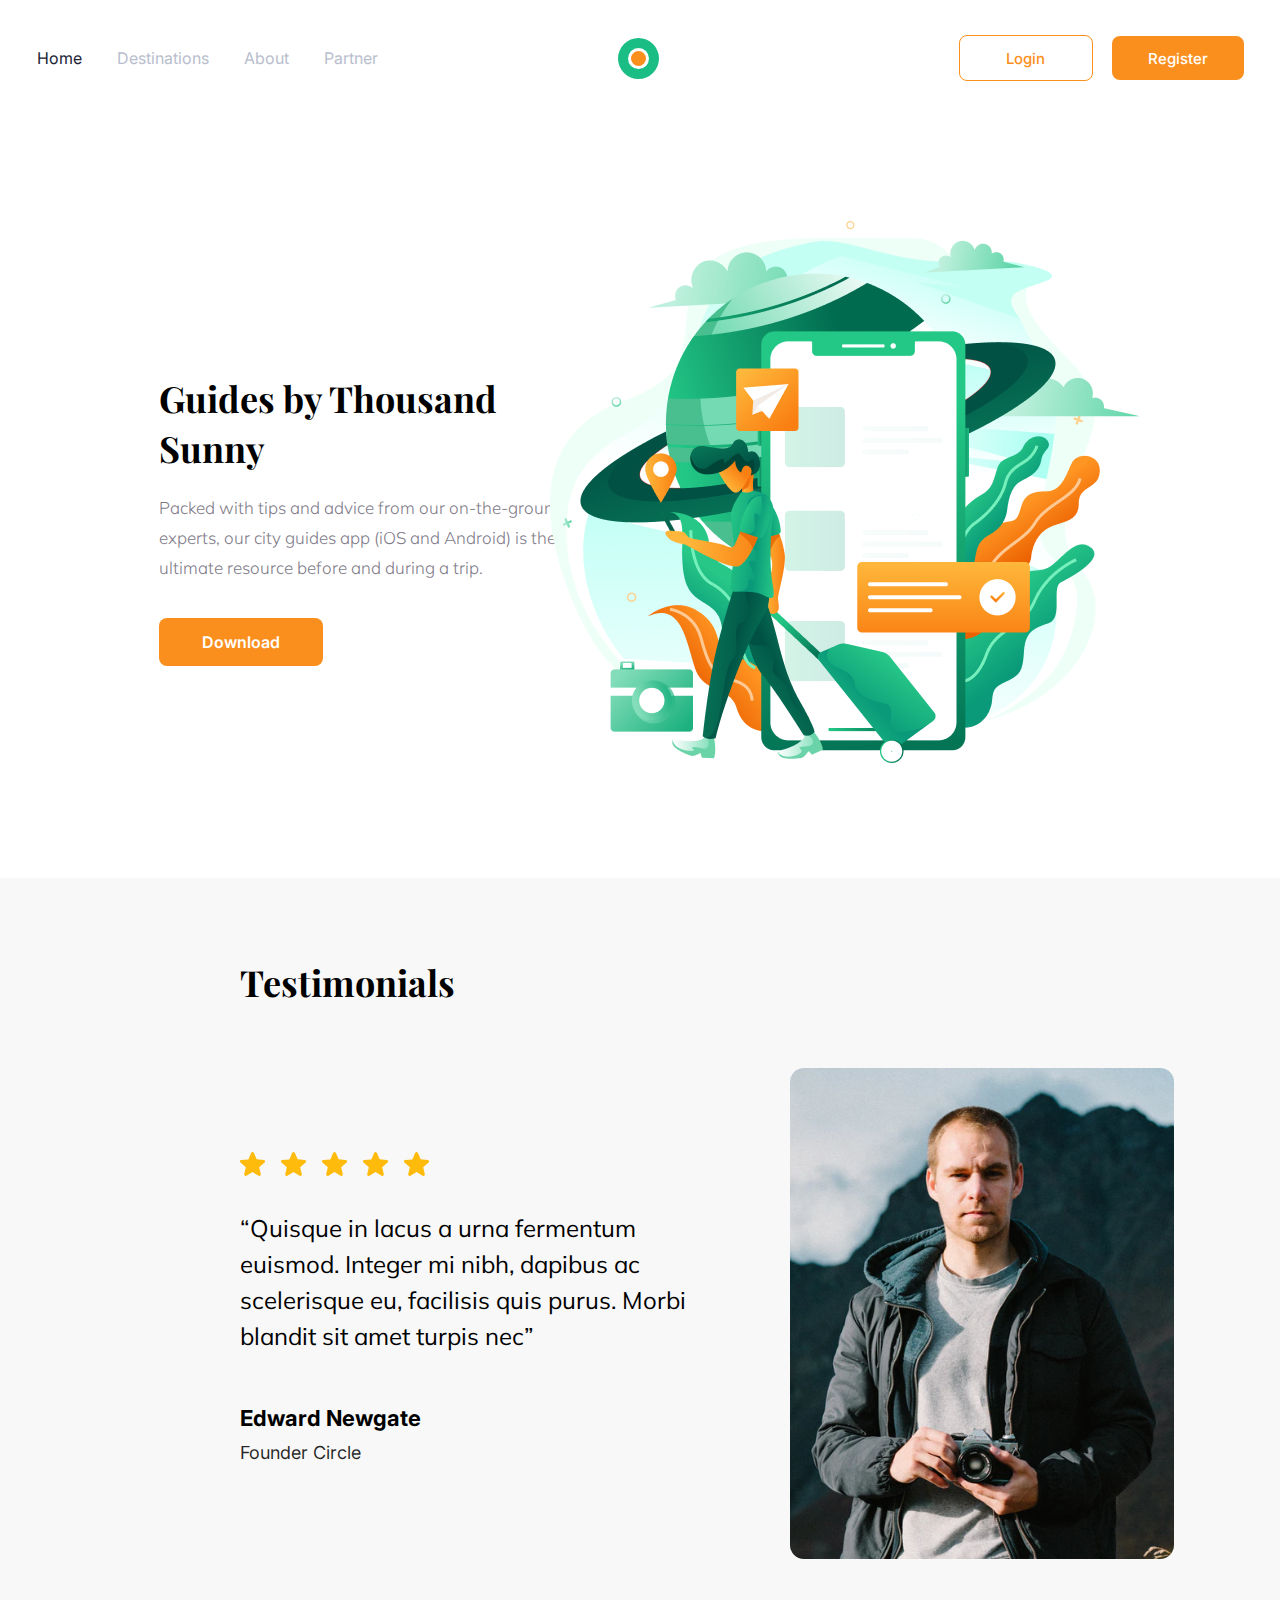
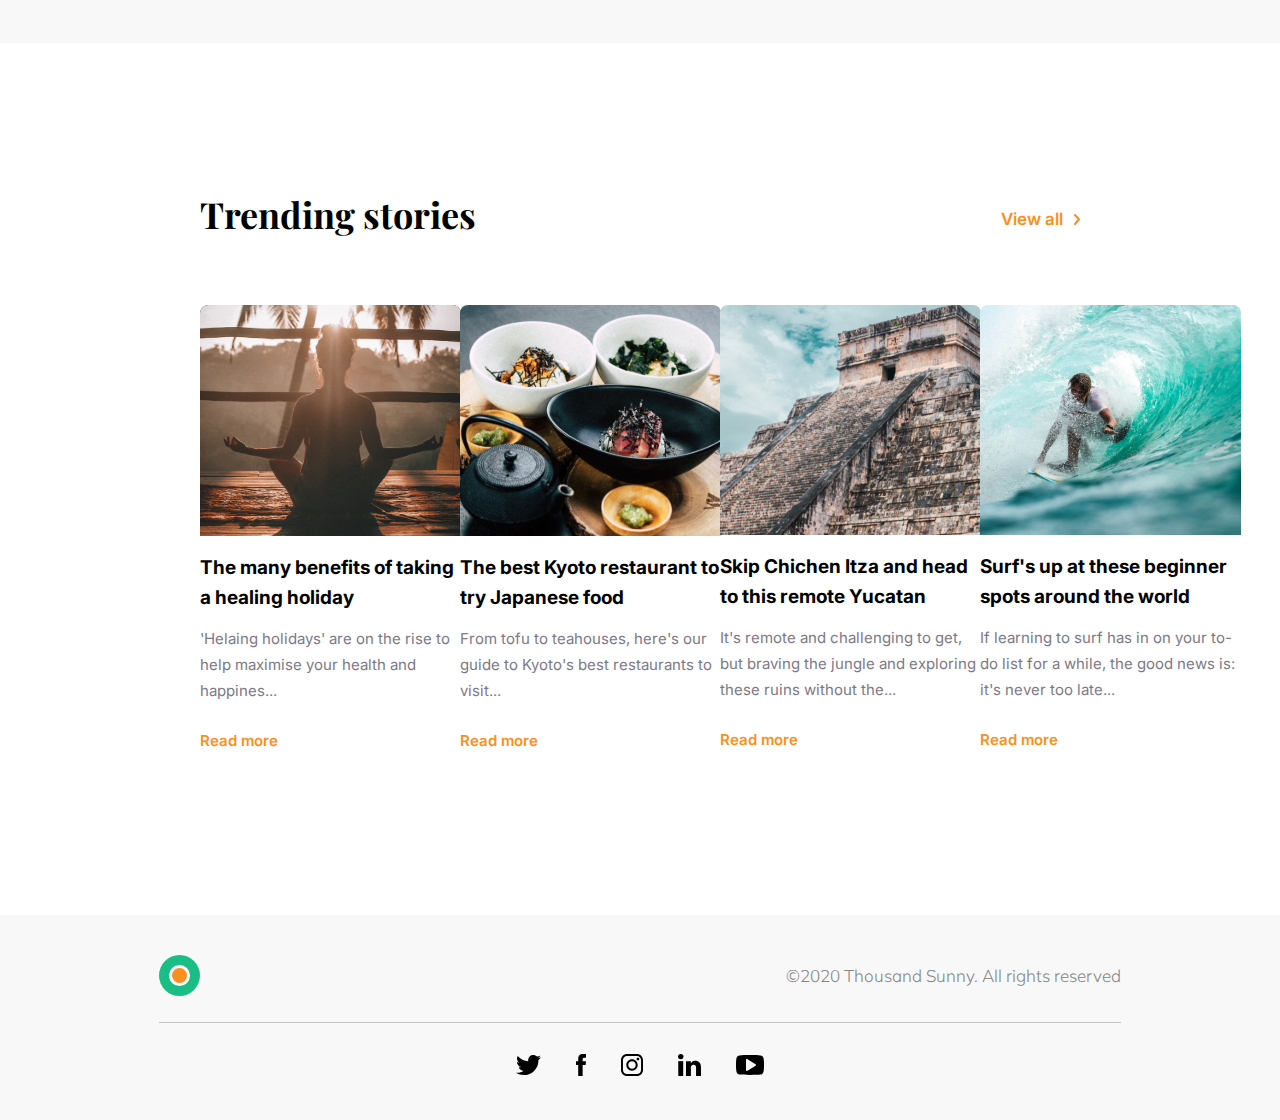
<file: lab1/index.html>
<!DOCTYPE html>
<html lang="en">
  <head>
    <meta charset="utf-8" />
    <title>LabWorkV3</title>
    <link rel="stylesheet" href="CSS/main.css">
  </head>
  <body>

    <header>
        <nav>
            <ul>
                <li><a href="#"><span>Home</span></a></li>
                <li><a href="#">Destinations</a></li>
                <li><a href="#">About</a></li>
                <li><a href="#">Partner</a></li>
            </ul>
        </nav>
        <img src="images/logo.svg" alt="logo">
        <a href="#" class="login">Login</a>
        <a href="#" class="register">Register</a>
    </header>

    <main>

      <section class="herosection">
        <div>
          <h1>Guides by Thousand Sunny</h1>
          <p>
            Packed with tips and advice from our on-the-ground experts, our city guides app (iOS and Android) is the ultimate resource before and during a trip.
          </p>
          <a href="#">Download</a>
        </div>
        <img src="images/Thousand03.svg" alt="Thousand03">
      </section>
  
      <section class="testimonials">
        <div>
          <h1>Testimonials</h1>
          <img src="images/stars.svg">
          <p>
            “Quisque in lacus a urna fermentum euismod. Integer mi nibh, dapibus ac scelerisque eu, facilisis quis purus. Morbi blandit sit amet turpis nec”
          </p>
          <h5>Edward Newgate</h5>
          <h6>Founder Circle</h6>
        </div>
        <img src="images/ManWithCamera.svg" alt="ManWithCamera" class="ManWithCamera">
      </section>
  
      <section class="trendingStories">
        <div class="viewAll">
          <h1>Trending stories</h1>
          <a href="#">View all<img src="images/viewAllIcon.svg" alt="viewAllIcon"></a>
        </div>
        <div class="stories">
          <div>
            <img src="images/relaxedWoman.svg" alt="relaxedWoman">
            <h2>The many benefits of taking a healing holiday</h2>
            <p>'Helaing holidays' are on the rise to help maximise your health and happines...</p>
            <a href="#">Read more</a>
          </div>
          <div>
            <img src="images/food.svg" alt="food">
            <h2>The best Kyoto restaurant to try Japanese food</h2>
            <p>From tofu to teahouses, here's our guide to Kyoto's best restaurants to visit...</p>
            <a href="#">Read more</a>
          </div>
          <div>
            <img src="images/buildings.svg" alt="buildings">
            <h2>Skip Chichen Itza and head to this remote Yucatan</h2>
            <p>It's remote and challenging to get, but braving the jungle and exploring these ruins without the...</p>
            <a href="#">Read more</a>
          </div>
          <div>
            <img src="images/surf.svg" alt="surf">
            <h2>Surf's up at these beginner spots around the world</h2>
            <p>If learning to surf has in on your to- do list for a while, the good news is: it's never too late...</p>
            <a href="#">Read more</a>
          </div>
        </div>
      </section>
      
      <footer>
        <div>
          <img src="images/logo.svg" alt="logo">
          <p>©2020 Thousand Sunny. All rights reserved</p>
        </div>
        <hr class="stroke">
        <div class="socialMedia">
          <a href="https://x.com/"><img src="images/twitter.svg"></a>
          <a href="https://www.facebook.com/"><img src="images/facebook.svg"></a>
          <a href="https://www.instagram.com/"><img src="images/instagram.svg"></a>
          <a href="https://ua.linkedin.com/"><img src="images/Frame.svg"></a>
          <a href="https://www.youtube.com/"><img src="images/youtube.svg"></a>
        </div>
      </footer>
      
    </main> 
  </body>
</html>
</file>
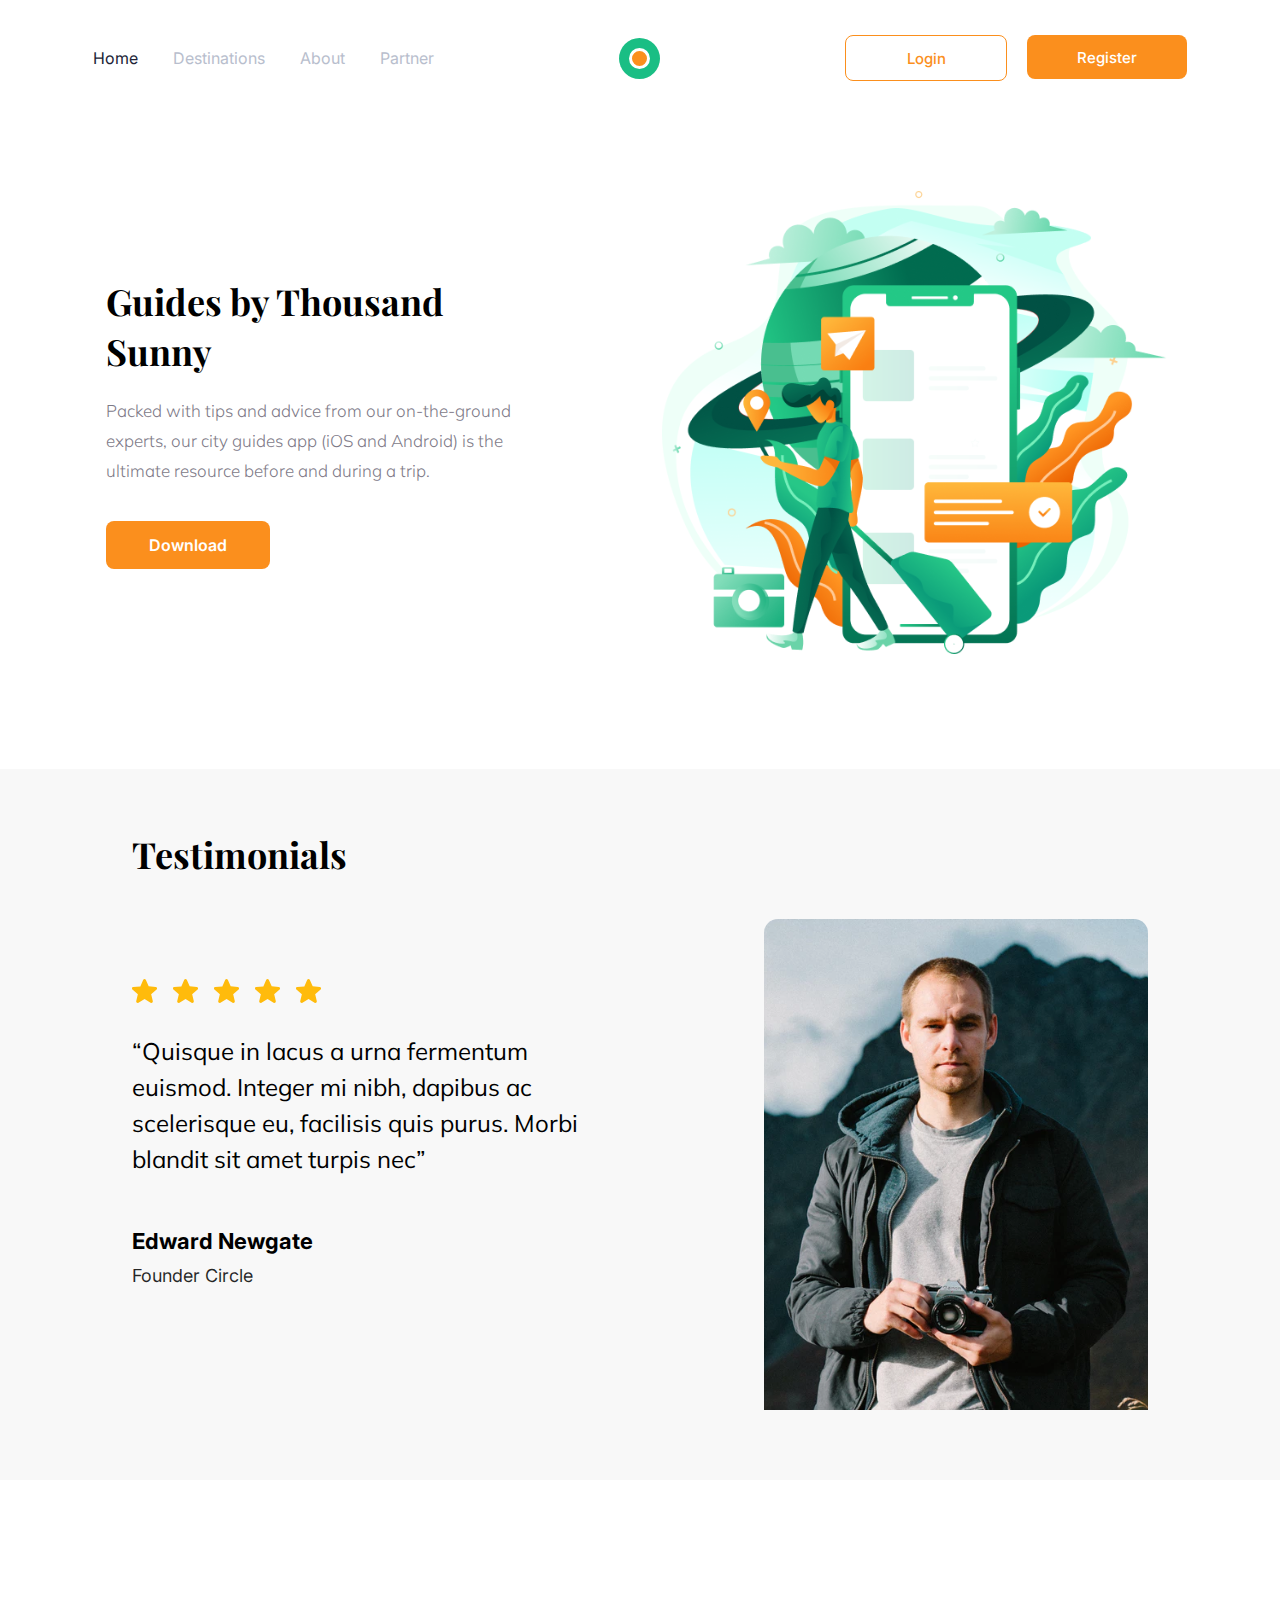
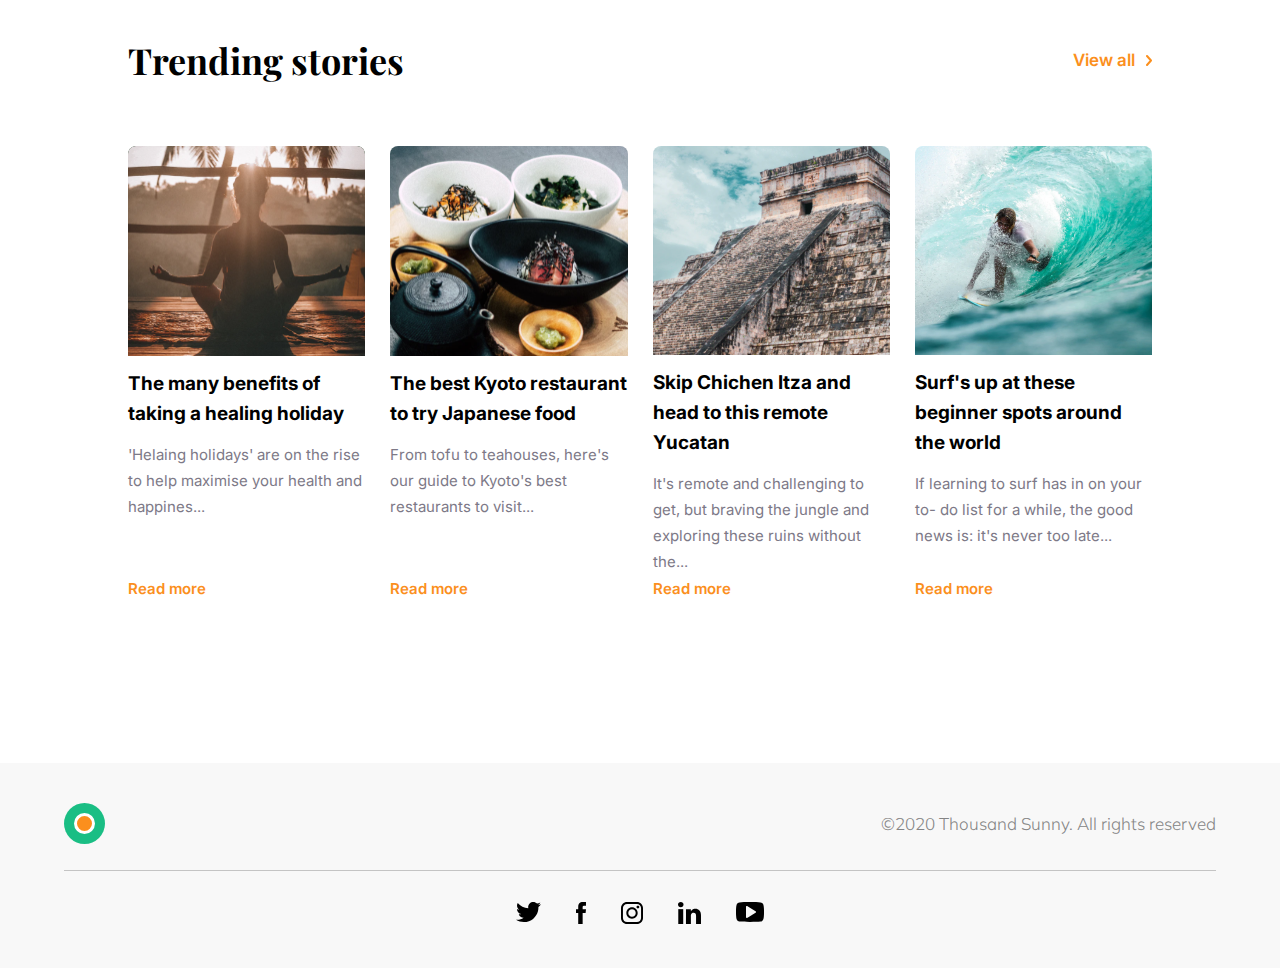
<file: lab2/index.html>
<!DOCTYPE html>
<html lang="en">
  <head>
    <meta charset="utf-8" />
    <meta name="viewport" content="width=device-width, initial-scale=1.0">
    <title>LabWorkV3</title>
    <link rel="stylesheet" href="CSS/main.css">
    <link rel="icon" href="images/logo.svg" type="image/x-icon">
  </head>
  <body>
    
    <header>
        <nav class="main-navigation">
            <ul>
                <li><a href="#" class="nav-links"><span>Home</span></a></li>
                <li><a href="#" class="nav-links">Destinations</a></li>
                <li><a href="#" class="nav-links">About</a></li>
                <li><a href="#" class="nav-links">Partner</a></li>
            </ul>
        </nav>
        <img src="images/logo.svg" alt="logo" class="logo">
        <div class="buttons">
            <a href="#" class="login">Login</a>
            <a href="#" class="register">Register</a>
        </div>
        
        <input id="burger-toggle" type="checkbox">
        <label for="burger-toggle">
            <span></span>
        </label>
        
        <div class="burger-menu">
            <ul>
                <li><a href="#" class="nav-links"><span>Home</span></a></li>
                <li><a href="#" class="nav-links">Destinations</a></li>
                <li><a href="#" class="nav-links">About</a></li>
                <li><a href="#" class="nav-links">Partner</a></li>
            </ul>
            <div class="buttons">
                <a href="#" class="login">Login</a>
                <a href="#" class="register">Register</a>
            </div>
        </div>
    </header>

    

    <main>

      <section class="herosection">
        <div>
          <h1 class="main-title">Guides by Thousand Sunny</h1>
          <p class="main-parag">
            Packed with tips and advice from our on-the-ground experts, our city guides app (iOS and Android) is the ultimate resource before and during a trip.
          </p>
          <a href="#" class="download-button">Download</a>
        </div>
        <img src="images/Thousand03.svg" alt="Thousand03" class="main-title-img">
      </section>
  
      <section class="testimonials">
        <div class="description-wrapper">
          <h2 class="testi-title">Testimonials</h2>
          <img src="images/stars.svg" alt="stars" class="stars-img">
          <p class="description">
            “Quisque in lacus a urna fermentum euismod. Integer mi nibh, dapibus ac scelerisque eu, facilisis quis purus. Morbi blandit sit amet turpis nec”
          </p>
          <h5>Edward Newgate</h5>
          <h6>Founder Circle</h6>
        </div>
        <div class="img-wrapper">
          <img src="images/ManWithCamera.svg" alt="ManWithCamera" class="ManWithCamera">
        </div>
      </section>
  
      <section class="trendingStories">
        <div class="viewAll">
          <h1>Trending stories</h1>
          <a href="#">View all<img src="images/viewAllIcon.svg" alt="viewAllIcon"></a>
        </div>
        <div class="stories">
          <div class="stori-items">
            <img src="images/relaxedWoman.svg" alt="relaxedWoman">
            <h2>The many benefits of taking a healing holiday</h2>
            <p>'Helaing holidays' are on the rise to help maximise your health and happines...</p>
            <a href="#">Read more</a>
          </div>
          <div class="stori-items">
            <img src="images/food.svg" alt="food">
            <h2>The best Kyoto restaurant to try Japanese food</h2>
            <p>From tofu to teahouses, here's our guide to Kyoto's best restaurants to visit...</p>
            <a href="#">Read more</a>
          </div>
          <div class="stori-items">
            <img src="images/buildings.svg" alt="buildings">
            <h2>Skip Chichen Itza and head to this remote Yucatan</h2>
            <p>It's remote and challenging to get, but braving the jungle and exploring these ruins without the...</p>
            <a href="#">Read more</a>
          </div>
          <div class="stori-items">
            <img src="images/surf.svg" alt="surf">
            <h2>Surf's up at these beginner spots around the world</h2>
            <p>If learning to surf has in on your to- do list for a while, the good news is: it's never too late...</p>
            <a href="#">Read more</a>
          </div>
        </div>
      </section>
      
      <footer>
        <div class="top-footer">
          <img src="images/logo.svg" alt="logo">
          <p>©2020 Thousand Sunny. All rights reserved</p>
        </div>
        <hr class="stroke">
        <div class="socialMedia">
          <a href="https://x.com/"><img src="images/twitter.svg"></a>
          <a href="https://www.facebook.com/"><img src="images/facebook.svg"></a>
          <a href="https://www.instagram.com/"><img src="images/instagram.svg"></a>
          <a href="https://ua.linkedin.com/"><img src="images/Frame.svg"></a>
          <a href="https://www.youtube.com/"><img src="images/youtube.svg"></a>
        </div>
      </footer>
      
    </main> 
  </body>
</html>
</file>
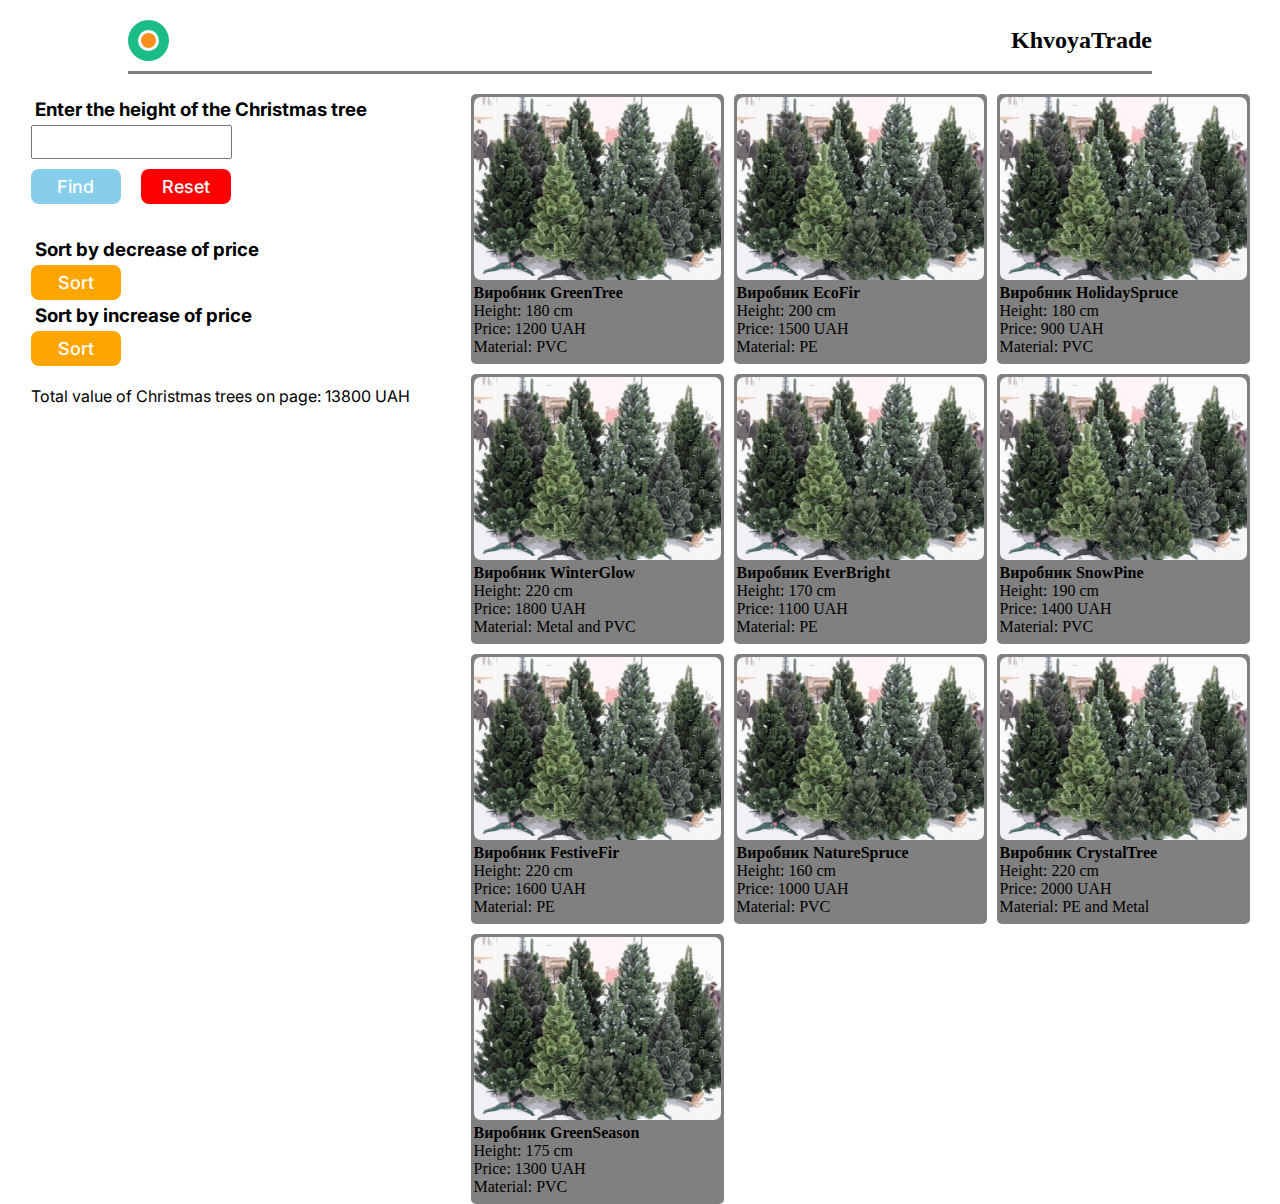
<file: lab3/index.html>
<!DOCTYPE html>
<html lang="en">
<head>
    <meta charset="UTF-8">
    <meta name="viewport" content="width=device-width, initial-scale=1.0">
    <link rel="icon" type="image/x-icon" href="img/logo.svg">
    <link rel="stylesheet" href="css/main.css">
    <title>KhvoyaTrade</title>
</head>
<body>

    <header class="navbar">
        <img src="img/logo.svg" alt="logo">
        <h2>KhvoyaTrade</h2>
    </header>

    <main>

        <section class="options">

            <h3>Enter the height of the Christmas tree</h3>
            <input id="find_input" type="text">
            <div class="select_buttons">
                <button id="find_button" type="button">Find</button>
                <button id="reset_button" type="button">Reset</button>
            </div>
            <h3>Sort by decrease of price</h3>
            <button id="sort_by_decrease_of_price" type="button">Sort</button>
            <h3>Sort by increase of price</h3>
            <button id="sort_by_increase_of_price" type="button">Sort</button>

            <p id="priceCount" class="priceCount">Total value of Christmas trees on page:</p>

        </section>

        <div id="tree_container" class="wrapper"></div>
    </main>

    <script type="module" src="js_modules/index.js"></script>
    
</body>
</html>
</file>
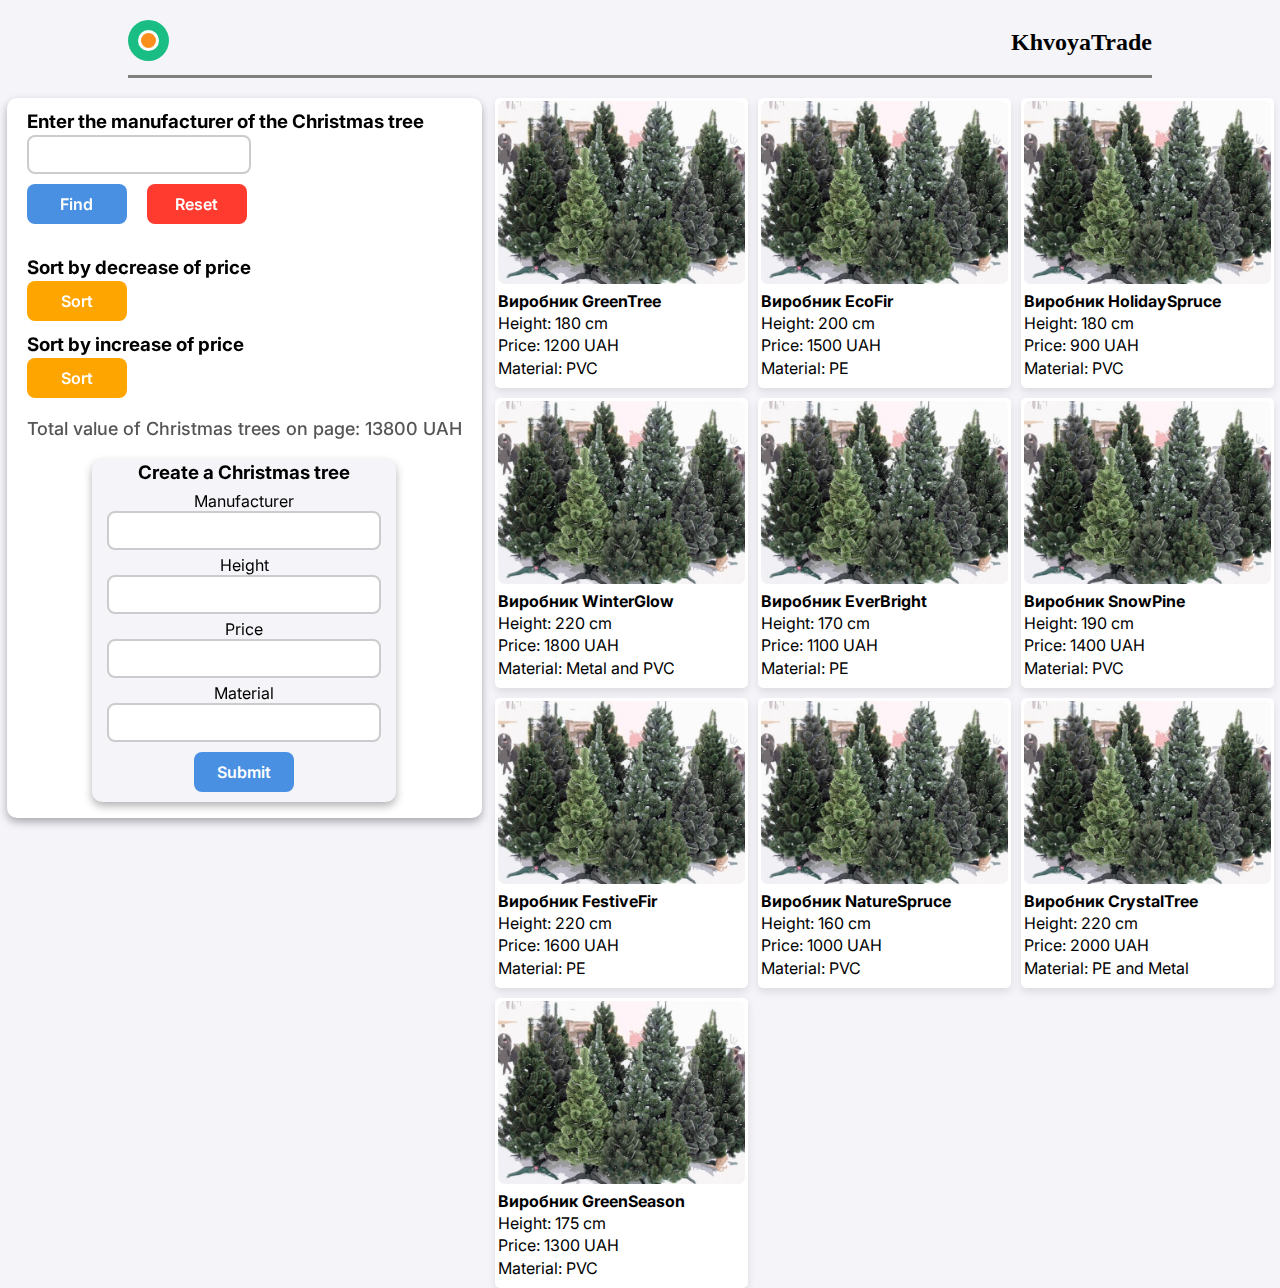
<file: lab4/index.html>
<!DOCTYPE html>
<html lang="en">
<head>
    <meta charset="UTF-8">
    <meta name="viewport" content="width=device-width, initial-scale=1.0">
    <link rel="icon" type="image/x-icon" href="img/logo.svg">
    <link rel="stylesheet" href="css/main.css">
    <link rel="stylesheet" href="css/modalWindow.css">
    <title>KhvoyaTrade</title>
</head>
<body>

    <header class="navbar">
        <a href="index.html"><img src="img/logo.svg" alt="logo"></a>
        <h2>KhvoyaTrade</h2>
    </header>

    <main>

        <section class="options">

            <h3>Enter the manufacturer of the Christmas tree</h3>
            <input id="find_input" type="text">
            <div class="select_buttons">
                <button id="find_button" type="button">Find</button>
                <button id="reset_button" type="button">Reset</button>
            </div>
            <h3>Sort by decrease of price</h3>
            <button id="sort_by_decrease_of_price" type="button">Sort</button>
            <h3>Sort by increase of price</h3>
            <button id="sort_by_increase_of_price" type="button">Sort</button>

            <p id="priceCount" class="priceCount">Total value of Christmas trees on page:</p>

            <div class="create_form">
                <form>
                    <h3 class="main_title">Create a Christmas tree</h3>
                    <div class="input_block">
                        <label for="manufacturer_desc_input">Manufacturer</label>
                        <input type="text" id="manufacturer_desc_input">
                    </div>
                    <div class="input_block">
                        <label for="height_desc_input">Height</label>
                        <input type="text" id="height_desc_input">
                    </div>
                    <div class="input_block">
                        <label for="price_desc_input">Price</label>
                        <input type="text" id="price_desc_input">
                    </div>
                    <div class="input_block">
                        <label for="material_desc_input">Material</label>
                        <input type="text" id="material_desc_input">
                    </div>
                    <button type="submit" id="submit_btn">Submit</button>
                </form>
            </div>

        </section>

        <div id="tree_container" class="wrapper"></div>

        <div id="errorModal" class="modal">
            <div class="modal-content">
                <img src="img/404op.svg" class="error_img">
                <div class="modal-message_and-close">
                    <p id="modalMessage"></p>
                    <span class="close">&times;</span>
                </div>
            </div>
        </div>
        
    </main>

    <script type="module" src="js_modules/index.js"></script>
    
</body>
</html>
</file>
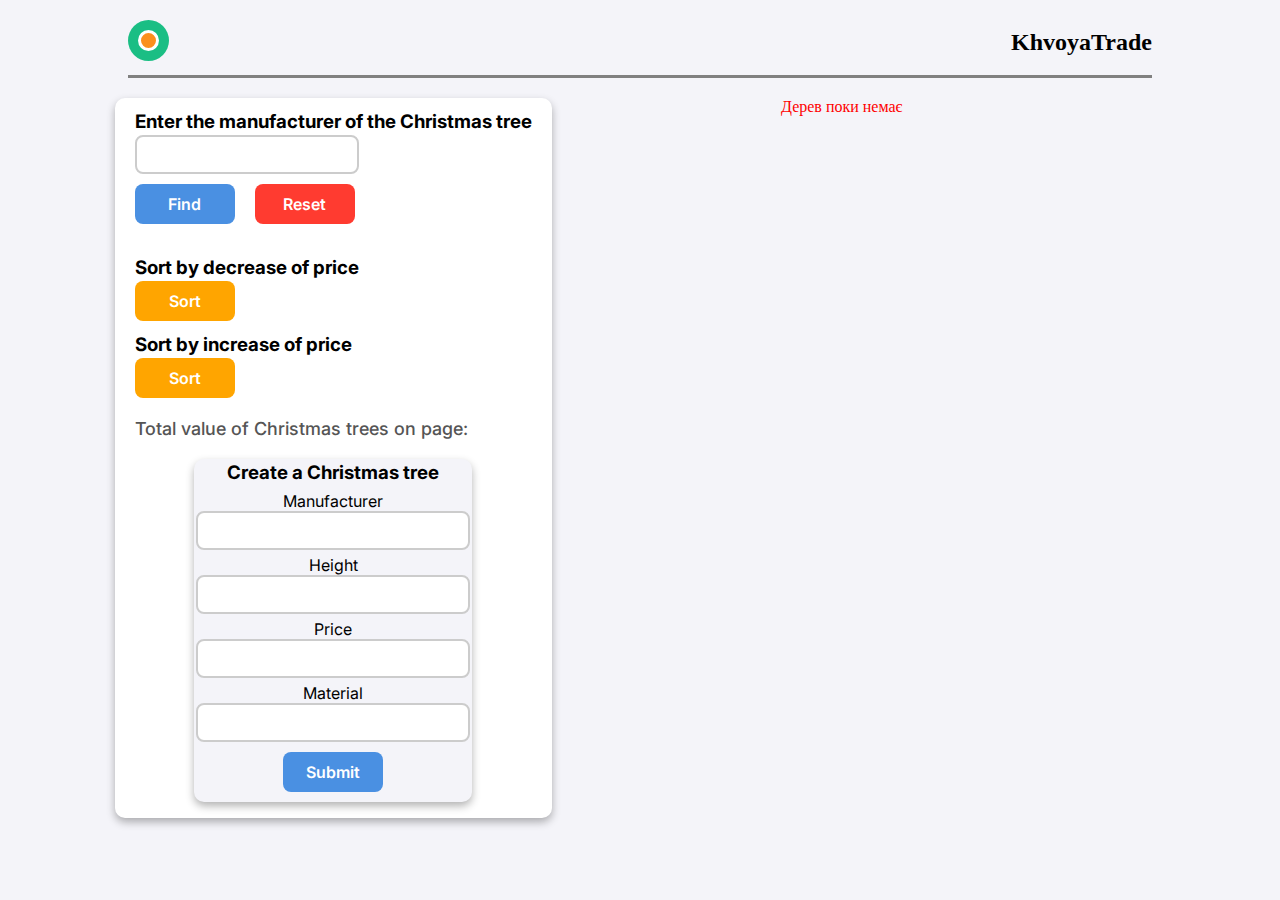
<file: lab5/lab5/index.html>
<!DOCTYPE html>
<html lang="en">
<head>
    <meta charset="UTF-8">
    <meta name="viewport" content="width=device-width, initial-scale=1.0">
    <link rel="icon" type="image/x-icon" href="img/logo.svg">
    <link rel="stylesheet" href="css/main.css">
    <link rel="stylesheet" href="css/modalWindow.css">
    <title>KhvoyaTrade</title>
</head>
<body>

    <header class="navbar">
        <a href="index.html"><img src="img/logo.svg" alt="logo"></a>
        <h2>KhvoyaTrade</h2>
    </header>

    <main>

        <section class="options">

            <h3>Enter the manufacturer of the Christmas tree</h3>
            <input id="find_input" type="text">
            <div class="select_buttons">
                <button id="find_button" type="button">Find</button>
                <button id="reset_button" type="button">Reset</button>
            </div>
            <h3>Sort by decrease of price</h3>
            <button id="sort_by_decrease_of_price" type="button">Sort</button>
            <h3>Sort by increase of price</h3>
            <button id="sort_by_increase_of_price" type="button">Sort</button>

            <p id="priceCount" class="priceCount">Total value of Christmas trees on page:</p>

            <div class="create_form">
                <form>
                    <h3 class="main_title" id="create_edit">Create a Christmas tree</h3>
                    <div class="input_block">
                        <label for="manufacturer_desc_input">Manufacturer</label>
                        <input type="text" id="manufacturer_desc_input">
                    </div>
                    <div class="input_block">
                        <label for="height_desc_input">Height</label>
                        <input type="number" min="0" id="height_desc_input">
                    </div>
                    <div class="input_block">
                        <label for="price_desc_input">Price</label>
                        <input type="number" min="0" id="price_desc_input">
                    </div>
                    <div class="input_block">
                        <label for="material_desc_input">Material</label>
                        <input type="text" id="material_desc_input">
                    </div>
                    <button type="submit" id="submit_btn">Submit</button>
                </form>
            </div>

        </section>

        <div id="tree_container" class="wrapper"></div>

        <div id="errorModal" class="modal">
            <div class="modal-content">
                <img src="img/404op.svg" class="error_img">
                <div class="modal-message_and-close">
                    <p id="modalMessage"></p>
                    <span class="close">&times;</span>
                </div>
            </div>
        </div>
        
    </main>

    <script type="module" src="js_modules/index.js"></script>
    <script type="module" src="js_modules/modalWindow.js"></script>
    
</body>
</html>
</file>
<file: lab1/CSS/main.css>
@import url('https://fonts.googleapis.com/css2?family=Inter:ital,opsz,wght@0,14..32,100..900;1,14..32,100..900&display=swap');
@import url('https://fonts.googleapis.com/css2?family=Playfair+Display:ital,wght@0,400..900;1,400..900&display=swap');
@import url('https://fonts.googleapis.com/css2?family=Mulish:ital,wght@0,200..1000;1,200..1000&family=Playfair+Display:ital,wght@0,400..900;1,400..900&display=swap');
@import url(header.css);
@import url(herosection.css);
@import url(testimonials.css);
@import url(trendingStories.css);
@import url(footer.css);

*{
    margin: 0;
    padding: 0;
}

body{
    background-color: #FFF;
}
</file>
<file: lab2/CSS/main.css>
@import url('https://fonts.googleapis.com/css2?family=Inter:ital,opsz,wght@0,14..32,100..900;1,14..32,100..900&display=swap');
@import url('https://fonts.googleapis.com/css2?family=Playfair+Display:ital,wght@0,400..900;1,400..900&display=swap');
@import url('https://fonts.googleapis.com/css2?family=Mulish:ital,wght@0,200..1000;1,200..1000&family=Playfair+Display:ital,wght@0,400..900;1,400..900&display=swap');
@import url(header.css);
@import url(herosection.css);
@import url(testimonials.css);
@import url(trendingStories.css);
@import url(footer.css);

*{
    margin: 0;
    padding: 0;
}

body{
    background-color: #fff;
}
</file>
<file: lab3/css/main.css>
@import url('https://fonts.googleapis.com/css2?family=Inter:ital,opsz,wght@0,14..32,100..900;1,14..32,100..900&display=swap');


*{
    padding: 0;
    margin: 0;
}


.navbar{
    display: flex;
    align-items: center;
    width: 80%;
    margin: 20px auto 20px auto;
    padding-bottom: 10px;
    justify-content: space-between;
    border-bottom: 3px gray solid;
}


main{
    display: flex;
    justify-content: space-around;

    h3{
        font-family: Inter;
        padding: 4px;
    }
}


.options{
    #find_input{
        width: 197px;
        height: 30px;
        font-size: 16px;
    }

    .select_buttons{
        display: flex;
        gap: 20px;
        margin-top: 10px;
        margin-bottom: 30px;
    
        #find_button, #reset_button{
            all: unset;
            display: flex;
            justify-content: center;
            align-items: center;
            width: 90px;
            height: 35px;
            font-family: Inter;
            border-radius: 8px;
            color: #FFF;
            font-size: 18px;
            font-style: normal;
            font-weight: 500;
            cursor: pointer;
        }
    
        #find_button{
            background-color: skyblue;
        }
    
        #reset_button{
            background-color: red;
        }
    }

    #sort_by_decrease_of_price, #sort_by_increase_of_price{
        all: unset;
        display: flex;
        justify-content: center;
        align-items: center;
        width: 90px;
        height: 35px;
        font-family: Inter;
        border-radius: 8px;
        background-color: orange;
        color: #FFF;
        font-size: 18px;
        font-style: normal;
        font-weight: 500;
        cursor: pointer;
    }

    .priceCount{
        font-family: Inter;
        margin-top: 20px;
    }
}


.wrapper{
    display: grid;
    grid-template-columns: 1fr 1fr 1fr;
    justify-items: center;
    gap: 10px;

    .card_of_tree{
        width: 250px;
        height: 270px;
        background-color: grey;
        border-radius: 5px;
        padding-left: 3px;

        .place_for_img{
            width: 247px;
            border-radius: 7px;
            margin-top: 3px;
        }
    }

    .card_of_tree:hover{
        transform: scale(1.05);
        transition: all 0.5s ease;
    }

    .warnMessage{
        color: red;
        font-size: 16px;
    }
}
</file>
<file: lab4/css/main.css>
@import url('https://fonts.googleapis.com/css2?family=Inter:ital,opsz,wght@0,14..32,100..900;1,14..32,100..900&display=swap');


*{
    padding: 0;
    margin: 0;
}

body {
    /* font-family: 'Inter', sans-serif; */
    background-color: #f4f4f9;
    /* color: #333;
    line-height: 1.6; */
}

.navbar{
    display: flex;
    align-items: center;
    width: 80%;
    margin: 20px auto 20px auto;
    padding-bottom: 10px;
    justify-content: space-between;
    border-bottom: 3px gray solid;
}


main{
    display: flex;
    justify-content: space-around;

    h3{
        font-family: Inter;
        padding: 2px 0px;
    }
}


.options{
    background-color: #fff;
    padding: 10px 20px;
    border-radius: 10px;
    height: 700px;
    box-shadow: 0 4px 8px rgba(0, 0, 0, 0.3);
    position: sticky;
    top: 20px;

    #find_input {
        width: 200px;
        height: 25px;
        padding: 5px 10px;
        font-size: 16px;
        border: 2px solid #ccc;
        border-radius: 8px;
        outline: none;
        transition: border 0.3s ease;
    }
    
    #find_input:focus {
        border-color: #4a90e2;
    }

    .select_buttons{
        display: flex;
        gap: 20px;
        margin-top: 10px;
        margin-bottom: 30px;
    
        #find_button, #reset_button{
            all: unset;
            display: flex;
            justify-content: center;
            align-items: center;
            width: 100px;
            height: 40px;
            font-family: Inter;
            border-radius: 8px;
            font-weight: 600;
            color: #fff;
            font-size: 16px;
            cursor: pointer;
            transition: background-color 0.3s ease, transform 0.2s;
        }
    
        #find_button {
            background-color: #4a90e2;
        }
        
        #find_button:hover {
            background-color: #357ABD;
        }

        #reset_button {
            background-color: #ff3b30;
        }
        
        #reset_button:hover {
            background-color: #cc2a21;
        }
    }

    #sort_by_decrease_of_price, #sort_by_increase_of_price{
        all: unset;
        display: flex;
        justify-content: center;
        align-items: center;
        width: 100px;
        height: 40px;
        font-family: 'Inter', sans-serif;
        border-radius: 8px;
        font-weight: 600;
        color: #fff;
        font-size: 16px;
        cursor: pointer;
        transition: background-color 0.3s ease, transform 0.2s;
    }

    #sort_by_decrease_of_price, #sort_by_increase_of_price {
        background-color: #ffa500;
        margin-bottom: 10px;
    }
    
    #sort_by_decrease_of_price:hover, #sort_by_increase_of_price:hover {
        background-color: #e69500;
    }

    .priceCount{
        font-family: Inter;
        margin-top: 20px;
        font-weight: 500;
        font-size: 18px;
        color: #555;
    }

    .create_form{
        width: 70%;
        margin: 0 auto;
        display: flex;
        margin-top: 20px;
        justify-content: center;
        text-align: center;
        background-color: #f4f4f9;;
        box-shadow: 0 4px 8px rgba(0, 0, 0, 0.3);
        border-radius: 10px;

        label{
            margin-top: 5px;
            font-family: Inter;
        }


        .input_block{
            display: flex;
            flex-direction: column;
        }

        #manufacturer_desc_input, #height_desc_input, #price_desc_input, #material_desc_input{
            width: 250px;
            height: 25px;
            padding: 5px 10px;
            font-size: 16px;
            border: 2px solid #ccc;
            border-radius: 8px;
            outline: none;
            transition: border 0.3s ease;
        }

        #manufacturer_desc_input:focus, #height_desc_input:focus, #price_desc_input:focus, #material_desc_input:focus{
            border-color: #4a90e2;
        }

        #submit_btn{
            all: unset;
            width: 100px;
            height: 40px;
            font-family: 'Inter', sans-serif;
            border-radius: 8px;
            font-weight: 600;
            color: #fff;
            font-size: 16px;
            cursor: pointer;
            transition: background-color 0.3s ease, transform 0.2s;
            margin: 10px 0px;
        }

        #submit_btn {
            background-color: #4a90e2;
        }
        
        #submit_btn:hover {
            background-color: #357ABD;
        }
    }
}


.wrapper{
    display: grid;
    grid-template-columns: 1fr 1fr 1fr;
    justify-items: center;
    gap: 10px;

    .card_of_tree{
        width: 250px;
        height: 290px;
        background-color: #fff;
        box-shadow: 0 4px 8px rgba(0, 0, 0, 0.1);
        font-family: Inter;
        line-height: 1.4;
        border-radius: 5px;
        padding-left: 3px;

        .place_for_img{
            width: 247px;
            border-radius: 7px;
            margin-top: 3px;
        }
    }

    .card_of_tree:hover{
        transform: scale(1.05);
        transition: all 0.5s ease;
    }

    .warnMessage{
        color: red;
        font-size: 16px;
    }
}
</file>
<file: lab4/css/modalWindow.css>
.modal {
    display: none;
    position: fixed; 
    z-index: 1000;
    left: 0;
    top: 0;
    width: 100%;
    height: 100%;
    overflow: auto;
    background-color: rgba(0, 0, 0, 0.5);
}

.modal-content {
    display: flex;
    flex-direction: column;
    background-color: #fefefe;
    margin: 10% auto;
    padding: 20px;
    border: 1px solid #888;
    width: 80%;
    max-width: 500px;
    border-radius: 10px;
    text-align: center;
}

.modal-message_and-close{
    margin-top: 20px;
    display: flex;
    justify-content: center;
    gap: 30px;
    align-items: center;
}

.close {
    color: #aaa;
    float: right;
    font-size: 28px;
    font-weight: bold;
}

.close:hover, .close:focus {
    color: black;
    text-decoration: none;
    cursor: pointer;
}

#modalMessage {
    font-size: 24px;
    color: #4a90e2;
}

.error_img{
    width: 500px;
}
</file>
<file: lab5/lab5/css/main.css>
@import url('https://fonts.googleapis.com/css2?family=Inter:ital,opsz,wght@0,14..32,100..900;1,14..32,100..900&display=swap');


*{
    padding: 0;
    margin: 0;
}

body {
    background-color: #f4f4f9;
}

.navbar{
    display: flex;
    align-items: center;
    width: 80%;
    margin: 20px auto 20px auto;
    padding-bottom: 10px;
    justify-content: space-between;
    border-bottom: 3px gray solid;
}


main{
    display: flex;
    justify-content: space-around;

    h3{
        font-family: Inter;
        padding: 2px 0px;
    }
}


.options{
    background-color: #fff;
    padding: 10px 20px;
    border-radius: 10px;
    height: 700px;
    box-shadow: 0 4px 8px rgba(0, 0, 0, 0.3);
    position: sticky;
    top: 20px;

    #find_input {
        width: 200px;
        height: 25px;
        padding: 5px 10px;
        font-size: 16px;
        border: 2px solid #ccc;
        border-radius: 8px;
        outline: none;
        transition: border 0.3s ease;
    }
    
    #find_input:focus {
        border-color: #4a90e2;
    }

    .select_buttons{
        display: flex;
        gap: 20px;
        margin-top: 10px;
        margin-bottom: 30px;
    
        #find_button, #reset_button{
            all: unset;
            display: flex;
            justify-content: center;
            align-items: center;
            width: 100px;
            height: 40px;
            font-family: Inter;
            border-radius: 8px;
            font-weight: 600;
            color: #fff;
            font-size: 16px;
            cursor: pointer;
            transition: background-color 0.3s ease, transform 0.2s;
        }
    
        #find_button {
            background-color: #4a90e2;
        }
        
        #find_button:hover {
            background-color: #357ABD;
        }

        #reset_button {
            background-color: #ff3b30;
        }
        
        #reset_button:hover {
            background-color: #cc2a21;
        }
    }

    #sort_by_decrease_of_price, #sort_by_increase_of_price{
        all: unset;
        display: flex;
        justify-content: center;
        align-items: center;
        width: 100px;
        height: 40px;
        font-family: 'Inter', sans-serif;
        border-radius: 8px;
        font-weight: 600;
        color: #fff;
        font-size: 16px;
        cursor: pointer;
        transition: background-color 0.3s ease, transform 0.2s;
    }

    #sort_by_decrease_of_price, #sort_by_increase_of_price {
        background-color: #ffa500;
        margin-bottom: 10px;
    }
    
    #sort_by_decrease_of_price:hover, #sort_by_increase_of_price:hover {
        background-color: #e69500;
    }

    .priceCount{
        font-family: Inter;
        margin-top: 20px;
        font-weight: 500;
        font-size: 18px;
        color: #555;
    }

    .create_form{
        width: 70%;
        margin: 0 auto;
        display: flex;
        margin-top: 20px;
        justify-content: center;
        text-align: center;
        background-color: #f4f4f9;;
        box-shadow: 0 4px 8px rgba(0, 0, 0, 0.3);
        border-radius: 10px;

        label{
            margin-top: 5px;
            font-family: Inter;
        }


        .input_block{
            display: flex;
            flex-direction: column;
        }

        #manufacturer_desc_input, #height_desc_input, #price_desc_input, #material_desc_input{
            width: 250px;
            height: 25px;
            padding: 5px 10px;
            font-size: 16px;
            border: 2px solid #ccc;
            border-radius: 8px;
            outline: none;
            transition: border 0.3s ease;
        }

        #manufacturer_desc_input:focus, #height_desc_input:focus, #price_desc_input:focus, #material_desc_input:focus{
            border-color: #4a90e2;
        }

        #submit_btn{
            all: unset;
            width: 100px;
            height: 40px;
            font-family: 'Inter', sans-serif;
            border-radius: 8px;
            font-weight: 600;
            color: #fff;
            font-size: 16px;
            cursor: pointer;
            transition: background-color 0.3s ease, transform 0.2s;
            margin: 10px 0px;
        }

        #submit_btn {
            background-color: #4a90e2;
        }
        
        #submit_btn:hover {
            background-color: #357ABD;
        }
    }
}


.wrapper{
    display: grid;
    grid-template-columns: 1fr 1fr 1fr;
    justify-items: center;
    gap: 10px;
    height: 100%;

    .card_of_tree{
        width: 250px;
        height: 320px;
        background-color: #fff;
        box-shadow: 0 4px 8px rgba(0, 0, 0, 0.1);
        font-family: Inter;
        line-height: 1.4;
        border-radius: 5px;
        padding-left: 3px;

        .place_for_img{
            width: 247px;
            border-radius: 7px;
            margin-top: 3px;
        }
    }

    .card_of_tree:hover{
        transform: scale(1.05);
        transition: all 0.5s ease;
    }

    .warnMessage{
        color: red;
        font-size: 16px;
    }
}

.tree_edit_delete{
    display: flex;
    gap: 10px;
    margin-top: 5px;

    .edit_button, .delete_button{
        all: unset;
        display: flex;
        justify-content: center;
        align-items: center;
        width: 70px;
        height: 30px;
        font-family: Inter;
        border-radius: 8px;
        font-weight: 600;
        color: #fff;
        font-size: 14px;
        cursor: pointer;
        transition: background-color 0.3s ease, transform 0.2s;
    }

    .edit_button {
        background-color: #4a90e2;
    }
    
    .edit_button:hover {
        background-color: #357ABD;
    }

    .delete_button {
        background-color: #ff3b30;
    }
    
    .delete_button:hover {
        background-color: #cc2a21;
    }
}
</file>
<file: lab5/lab5/css/modalWindow.css>
.modal {
    display: none;
    position: fixed; 
    z-index: 1000;
    left: 0;
    top: 0;
    width: 100%;
    height: 100%;
    overflow: auto;
    background-color: rgba(0, 0, 0, 0.5);
}

.modal-content {
    display: flex;
    flex-direction: column;
    background-color: #fefefe;
    margin: 10% auto;
    padding: 20px;
    border: 1px solid #888;
    width: 80%;
    max-width: 500px;
    border-radius: 10px;
    text-align: center;
}

.modal-message_and-close{
    margin-top: 20px;
    display: flex;
    justify-content: center;
    gap: 30px;
    align-items: center;
}

.close {
    color: #aaa;
    float: right;
    font-size: 28px;
    font-weight: bold;
}

.close:hover, .close:focus {
    color: black;
    text-decoration: none;
    cursor: pointer;
}

#modalMessage {
    font-size: 24px;
    color: #4a90e2;
}

.error_img{
    width: 500px;
}
</file>
